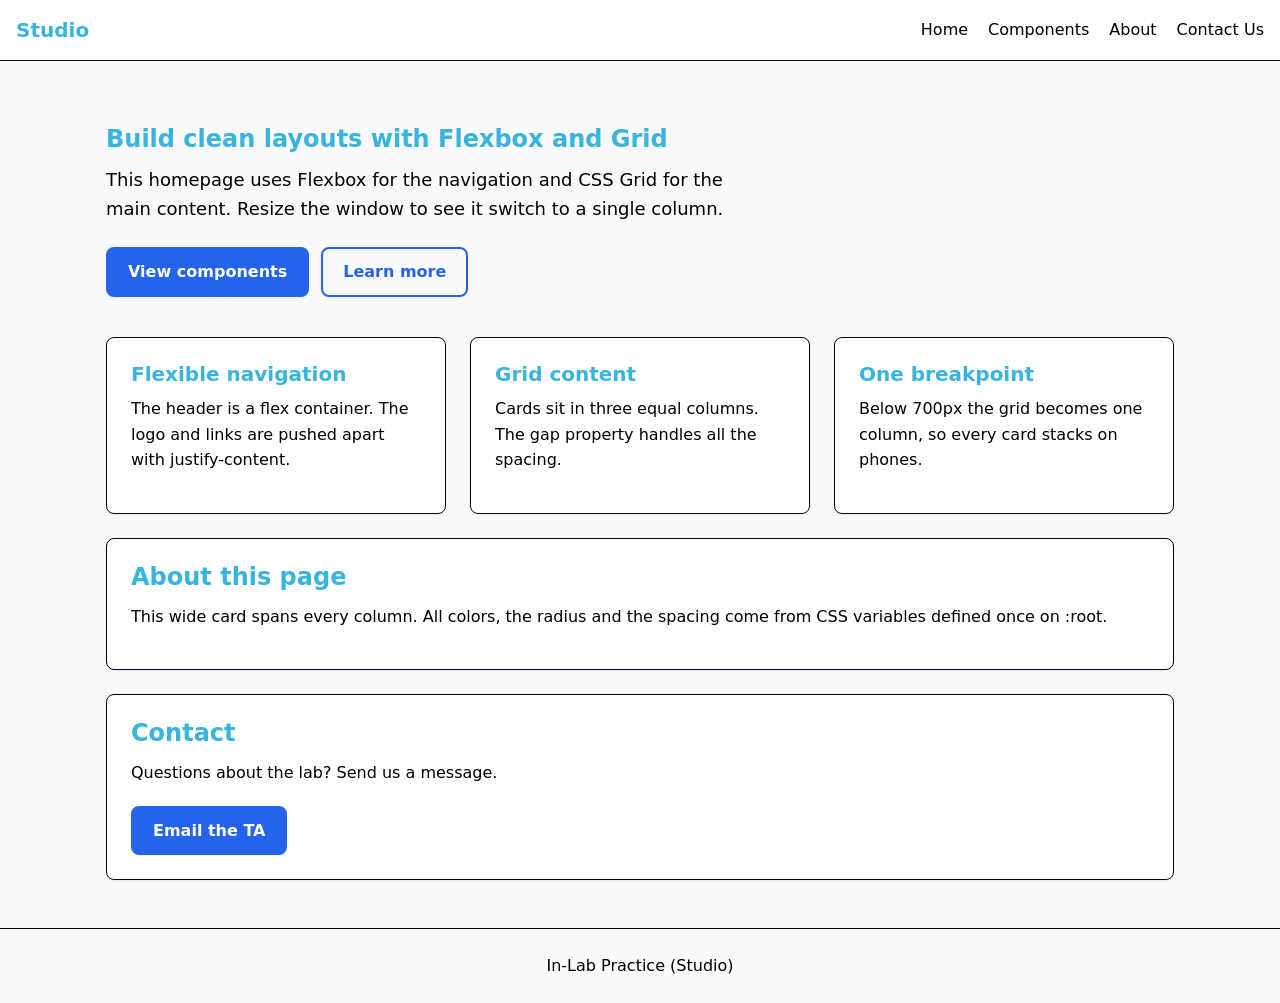
<file: index.html>
<!DOCTYPE html>
<html lang="en">
<head>
  <meta charset="UTF-8">
  <meta name="viewport" content="width=device-width, initial-scale=1">
  <title>Studio Home</title>
  <link rel="stylesheet" href="style.css">
</head>
<body>

<header class="site-header">
  <a class="logo" href="index.html">Studio</a>
  <nav>
    <ul>
      <li><a href="index.html">Home</a></li>
      <li><a href="components.html">Components</a></li>
      <li><a href="about.html">About</a></li>
      <li><a href="contact.html">Contact Us</a></li>
    </ul>
  </nav>
</header>

  <div class="container">
    <section class="hero">
      <h1>Build clean layouts with Flexbox and Grid</h1>
      <p>This homepage uses Flexbox for the navigation and CSS Grid for the main content. Resize the window to see it switch to a single column.</p>
      <div class="actions">
        <a class="btn" href="components.html">View components</a>
        <a class="btn btn-outline" href="#about">Learn more</a>
      </div>
    </section>

    <main class="grid">
      <article class="card">
        <h3>Flexible navigation</h3>
        <p>The header is a flex container. The logo and links are pushed apart with justify-content.</p>
      </article>

      <article class="card">
        <h3>Grid content</h3>
        <p>Cards sit in three equal columns. The gap property handles all the spacing.</p>
      </article>

      <article class="card">
        <h3>One breakpoint</h3>
        <p>Below 700px the grid becomes one column, so every card stacks on phones.</p>
      </article>

      <section class="card wide" id="about">
        <h2>About this page</h2>
        <p>This wide card spans every column. All colors, the radius and the spacing come from CSS variables defined once on :root.</p>
      </section>

      <section class="card wide" id="contact">
        <h2>Contact</h2>
        <p>Questions about the lab? Send us a message.</p>
        <a class="btn" href="mailto:ta@example.com">Email the TA</a>
      </section>
    </main>
  </div>

  <footer class="site-footer">
    <div class="container">In-Lab Practice (Studio)</div>
  </footer>

</body>
</html>
</file>
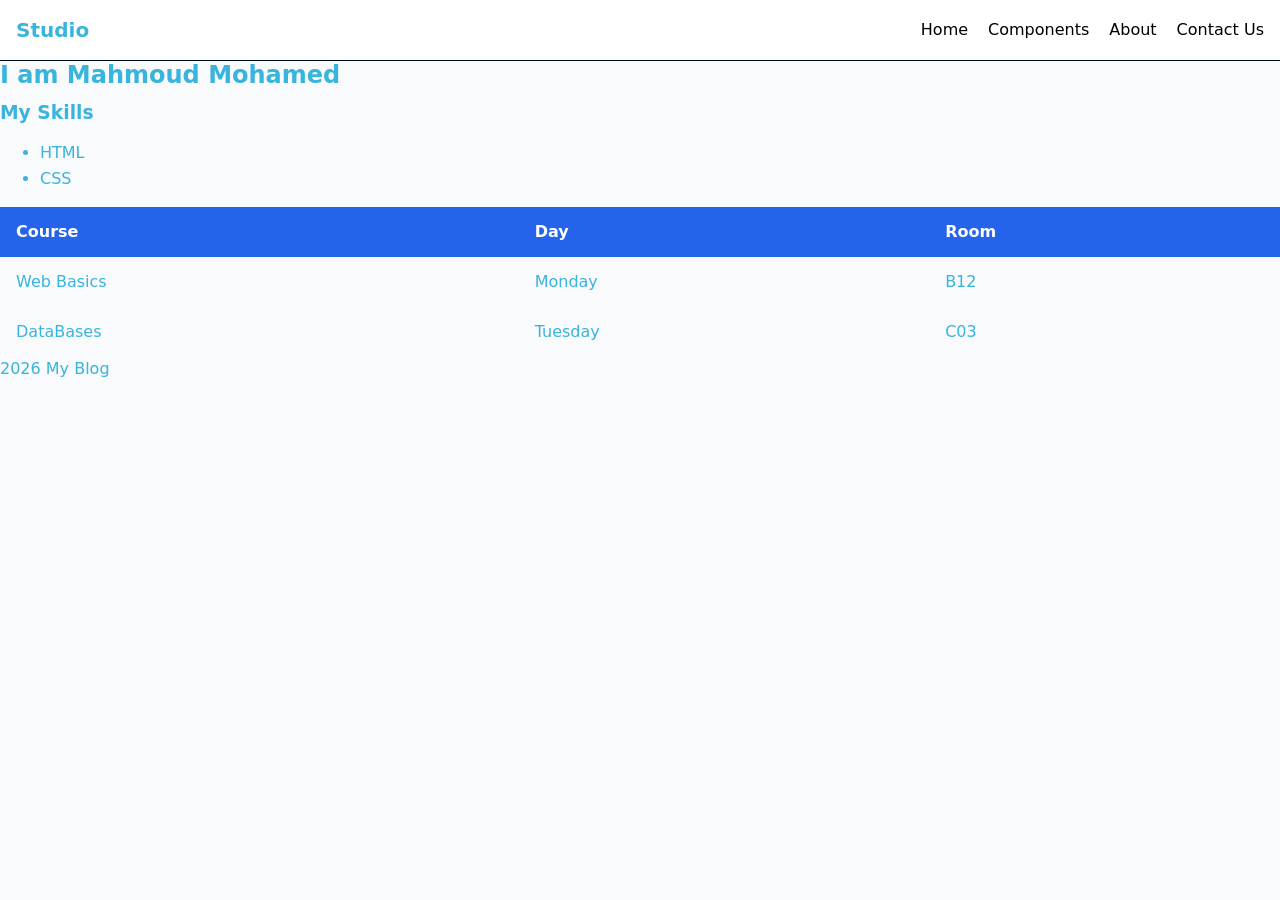
<file: about.html>
<!DOCTYPE html>
<html lang="en">
<head>
    <meta charset="UTF-8">
    <meta name="viewport" content="width=device-width, initial-scale=1.0">
    <title>About</title>
    <link rel="stylesheet" href="style.css">
   
</head>
<body>
 <header class="site-header">
  <a class="logo" href="index.html">Studio</a>
  <nav>
    <ul>
      <li><a href="index.html">Home</a></li>
      <li><a href="components.html">Components</a></li>
      <li><a href="about.html">About</a></li>
      <li><a href="contact.html">Contact Us</a></li>
    </ul>
  </nav>
</header>
    <main>
      <h2>I am Mahmoud Mohamed</h2>
      <h3>My Skills</h3>
      <ul>
        <li>HTML</li>
        <li>CSS</li>
      </ul>
      <table> 
        <thead> 
            <tr>
                <th>Course</th><th>Day</th><th>Room</th>
            </tr>
        </thead>
        <tbody>
            <tr>
                <td>Web Basics</td> <td>Monday</td><td>B12</td>
            </tr>
            <tr>
                <td>DataBases</td><td>Tuesday</td><td>C03</td>
            </tr>
        </tbody>
      </table>
    </main>
    <footer>
        <p> 2026 My Blog</p>
    </footer>
</body>
</html>
</file>
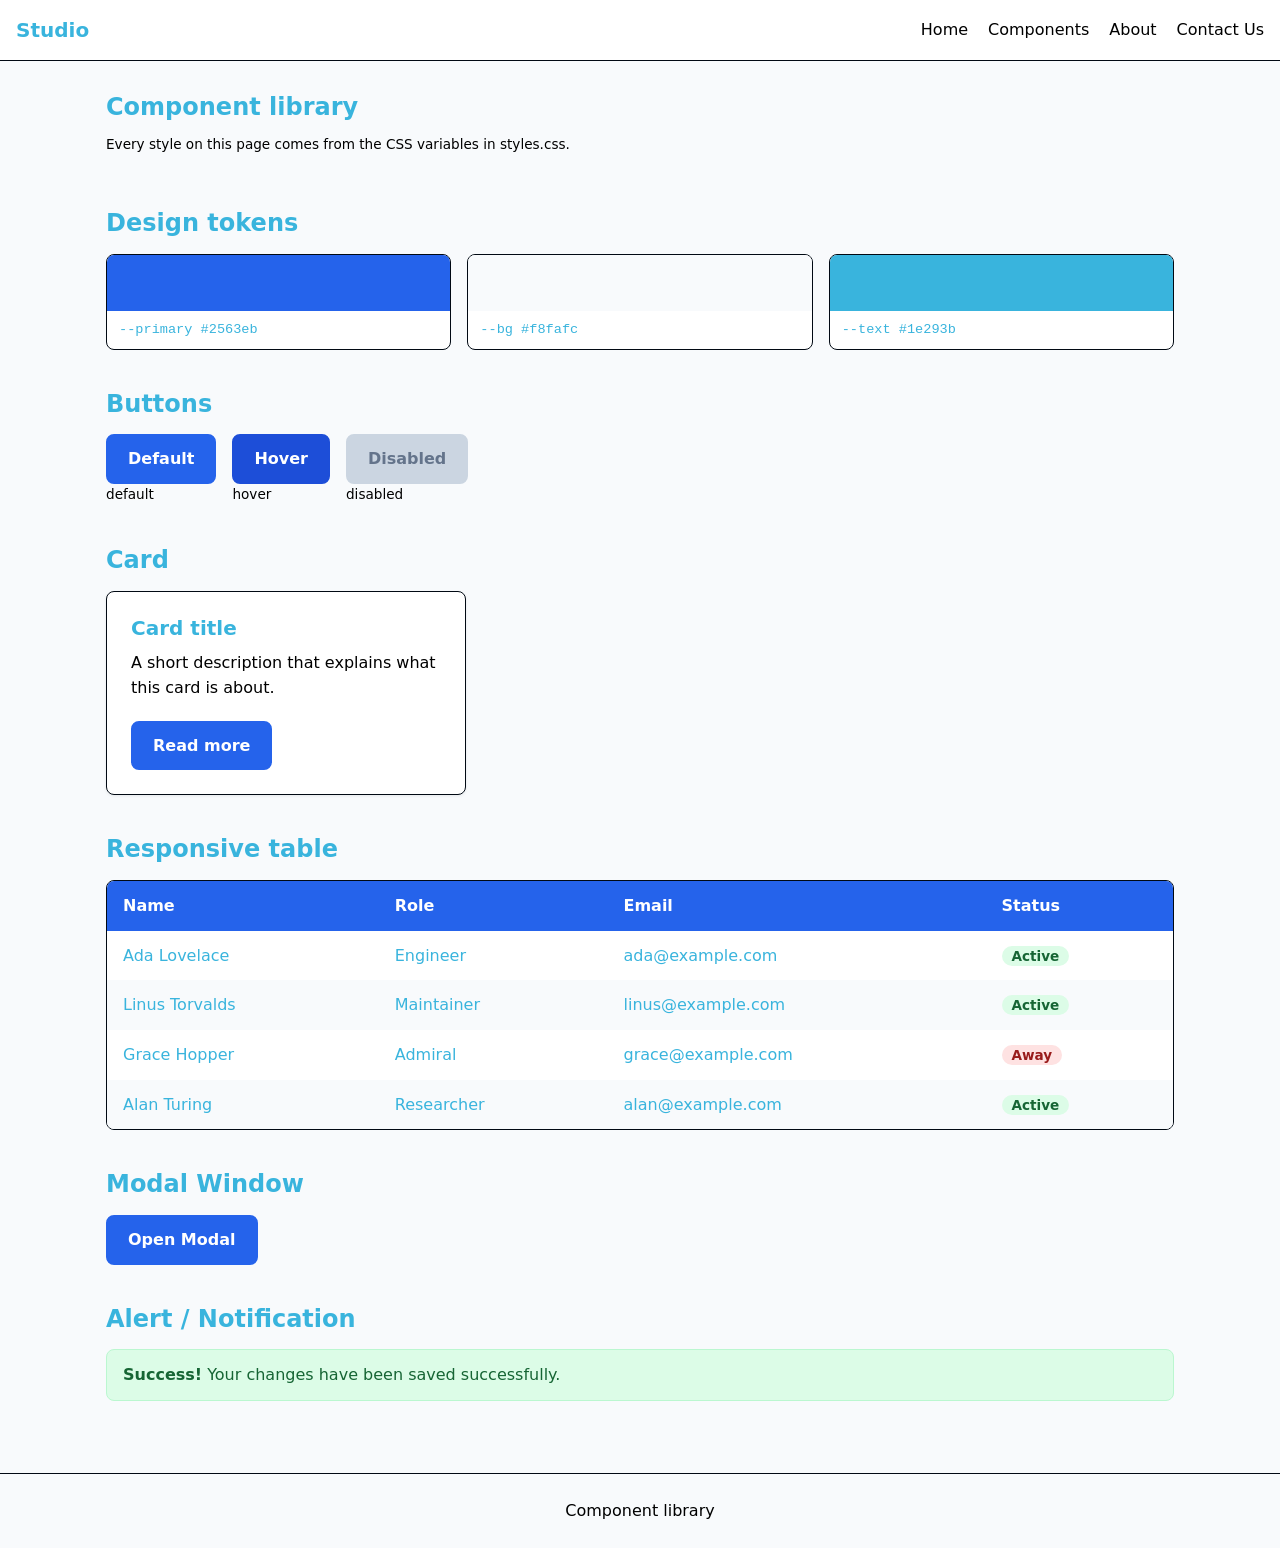
<file: components.html>
<!DOCTYPE html>
<html lang="en">
<head>
  <meta charset="UTF-8">
  <meta name="viewport" content="width=device-width, initial-scale=1">
  <title>Studio Component library</title>
  <link rel="stylesheet" href="style.css">
</head>
<body>

  <header class="site-header">
    <a class="logo" href="index.html">Studio</a>
  <nav>
  <ul>
    <li><a href="index.html">Home</a></li>
    <li><a href="components.html">Components</a></li>
    <li><a href="about.html">About</a></li>
    <li><a href="contact.html">Contact Us</a></li>
  </ul>
</nav>
  </header>

  <main class="container">
    <section class="section">
      <h1>Component library</h1>
      <p class="label">Every style on this page comes from the CSS variables in styles.css.</p>
    </section>

    <!-- Design tokens -->
    <section class="section">
      <h2>Design tokens</h2>
      <div class="swatches">
        <div class="swatch"><i style="background: var(--primary)"></i><code>--primary #2563eb</code></div>
        <div class="swatch"><i style="background: var(--bg)"></i><code>--bg #f8fafc</code></div>
        <div class="swatch"><i style="background: var(--text)"></i><code>--text #1e293b</code></div>
      </div>
    </section>

    <!-- Buttons in three states -->
    <section class="section">
      <h2>Buttons</h2>
      <div class="row">
        <div>
          <button class="btn">Default</button>
          <div class="label">default</div>
        </div>
        <div>
          <button class="btn is-hover">Hover</button>
          <div class="label">hover</div>
        </div>
        <div>
          <button class="btn" disabled>Disabled</button>
          <div class="label">disabled</div>
        </div>
      </div>
    </section>

    <!-- One card component -->
    <section class="section">
      <h2>Card</h2>
      <article class="card" style="max-width: 360px">
        <h3>Card title</h3>
        <p>A short description that explains what this card is about.</p>
        <a class="btn" href="#">Read more</a>
      </article>
    </section>

    <!-- One responsive table -->
    <section class="section">
      <h2>Responsive table</h2>
      <div class="table-wrap">
        <table>
          <thead>
            <tr><th>Name</th><th>Role</th><th>Email</th><th>Status</th></tr>
          </thead>
          <tbody>
            <tr><td>Ada Lovelace</td><td>Engineer</td><td>ada@example.com</td><td><span class="badge">Active</span></td></tr>
            <tr><td>Linus Torvalds</td><td>Maintainer</td><td>linus@example.com</td><td><span class="badge">Active</span></td></tr>
            <tr><td>Grace Hopper</td><td>Admiral</td><td>grace@example.com</td><td><span class="badge off">Away</span></td></tr>
            <tr><td>Alan Turing</td><td>Researcher</td><td>alan@example.com</td><td><span class="badge">Active</span></td></tr>
          </tbody>
        </table>
      </div>
    </section>

    <!-- Modal Component Section -->
    <section class="section">
      <h2>Modal Window</h2>
      <a href="#open-modal" class="btn">Open Modal</a>
    </section>

    <!-- Alert Component Section -->
    <section class="section">
      <h2>Alert / Notification</h2>
      <div class="alert alert-success">
        <strong>Success!</strong> Your changes have been saved successfully.
      </div>
    </section>
  </main>

  <!-- Modal Window Structure -->
  <div id="open-modal" class="modal-window">
    <div class="modal-content">
      <a href="#" title="Close" class="modal-close">×</a>
      <h2>Modal Title</h2>
      <p>This is a pure CSS modal window!</p>
    </div>
  </div>

  <footer class="site-footer" style="margin-top: 48px">
    <div class="container">Component library</div>
  </footer>

</body>
</html>
</file>
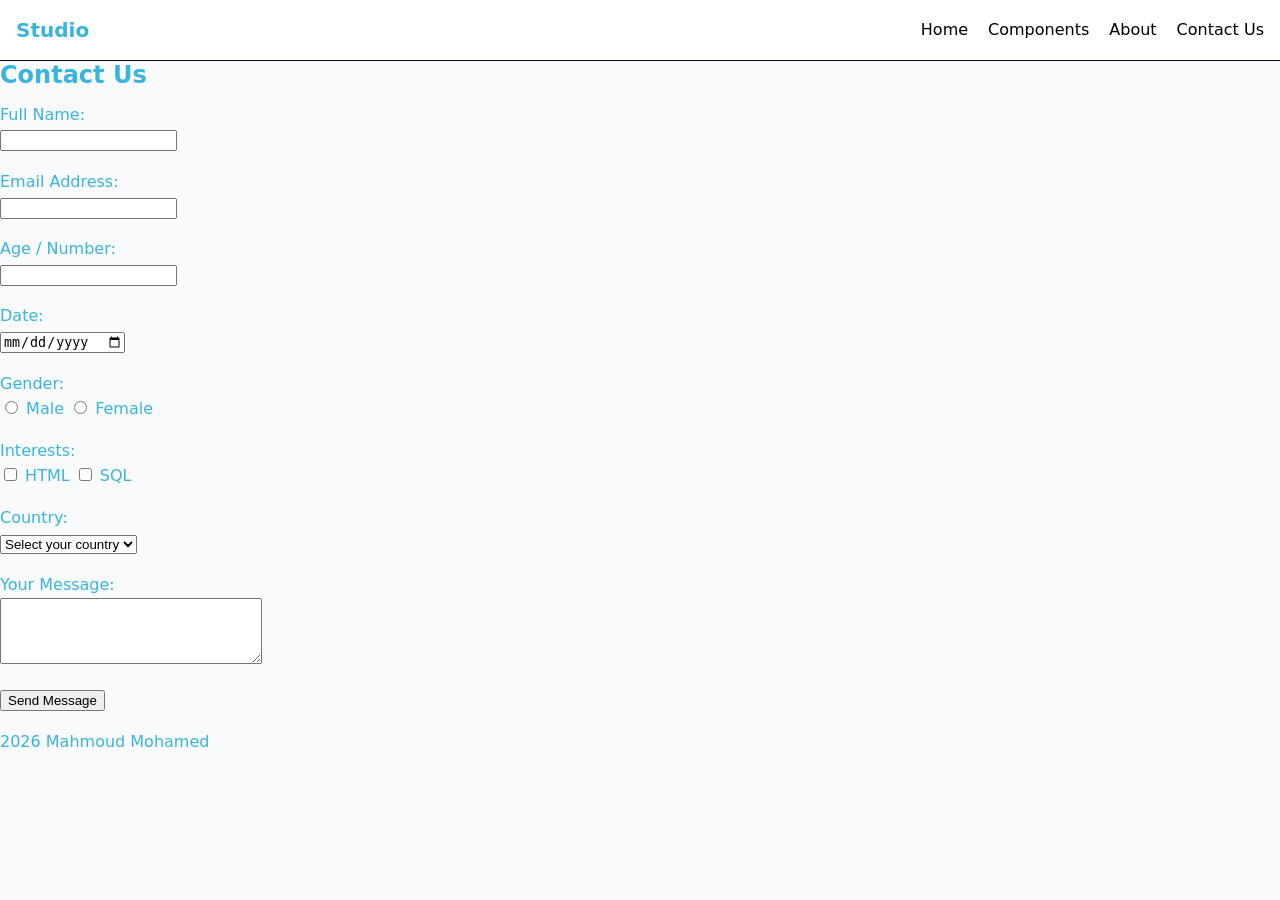
<file: contact.html>
<!DOCTYPE html>
<html lang="en">
<head>
    <meta charset="UTF-8">
    <meta name="viewport" content="width=device-width, initial-scale=1.0">
    <link rel="stylesheet" href="style.css">
    <title>Contact Us</title>
</head>
<body>

<header class="site-header">
  <a class="logo" href="index.html">Studio</a>
  <nav>
    <ul>
      <li><a href="index.html">Home</a></li>
      <li><a href="components.html">Components</a></li>
      <li><a href="about.html">About</a></li>
      <li><a href="contact.html">Contact Us</a></li>
    </ul>
  </nav>
</header>

    <main>
        <h2>Contact Us</h2>
      
            
        
            <p>
                <label for="name">Full Name:</label><br>
                <input type="text" id="name" name="name" required>
            </p>

            
            <p>
                <label for="email">Email Address:</label><br>
                <input type="email" id="email" name="email" required>
            </p>

        
            <p>
                <label for="age">Age / Number:</label><br>
                <input type="number" id="age" name="age">
            </p>

            
            <p>
                <label for="birthdate">Date:</label><br>
                <input type="date" id="birthdate" name="birthdate">
            </p>

            
            <p>
                <label>Gender:</label><br>
                <input type="radio" id="male" name="gender" value="male">
                <label for="male">Male</label>
                
                <input type="radio" id="female" name="gender" value="female">
                <label for="female">Female</label>
            </p>

            
            <p>
                <label>Interests:</label><br>
                <input type="checkbox" id="html" name="interests" value="html">
                <label for="html">HTML</label>

                <input type="checkbox" id="sql" name="interests" value="sql">
                <label for="sql">SQL</label>
            </p>

            
            <p>
                <label for="country">Country:</label><br>
                <select id="country" name="country">
                    <option value="" disabled selected>Select your country</option>
                    <option value="egypt">Egypt</option>
                    <option value="ksa">KSA</option>
                    <option value="uae">UAE</option>
                </select>
            </p>

            
            <p>
                <label for="message">Your Message:</label><br>
                <textarea id="message" name="message" rows="4" cols="30"></textarea>
            </p>

            <p>
                <button type="submit">Send Message</button>
            </p>
        </form>
    </main>

    <footer>
        <p> 2026 Mahmoud Mohamed</p>
    </footer>

</body>
</html>
</file>
<file: style.css>
:root {
  --primary: #2563eb;
  --bg: #f8fafc;
  --text: #39b4dd;
  --radius: 8px;
  /* extra variables we will also use */
  --primary-dark: #1d4ed8;
  --surface: #ffffff;
  --border: #010913;
  --muted: #000000;
  --space: 16px;
}

* { box-sizing: border-box; }

body {
  margin: 0;
  font-family: system-ui, -apple-system, "Segoe UI", sans-serif;
  background: var(--bg);
  color: var(--text);
  line-height: 1.6;
}

h1, h2, h3 { line-height: 1.2; margin: 0 0 0.5em; }

p { margin: 0 0 1em; }

a { color: var(--primary); }

.container { max-width: 1100px; margin: 0 auto; padding: 0 var(--space); }

/* Navigation = FLEXBOX */
.site-header {
  display: flex;
  justify-content: space-between;
  align-items: center;
  flex-wrap: wrap;
  gap: var(--space);
  padding: 14px var(--space);
  background: var(--surface);
  border-bottom: 1px solid var(--border);
}

.logo { font-weight: 700; font-size: 1.25rem; color: var(--text); text-decoration: none; }

.site-header ul { display: flex; gap: 20px; list-style: none; margin: 0; padding: 0; }

.site-header a:not(.logo) { text-decoration: none; color: var(--muted); padding: 4px 0; }

.site-header a:not(.logo):hover,
.site-header a.active { color: var(--primary); border-bottom: 2px solid var(--primary); }

/* Hero */
.hero { padding: 64px 0 40px; }
.hero p { max-width: 55ch; color: var(--muted); font-size: 1.125rem; }
.hero .actions { display: flex; gap: 12px; flex-wrap: wrap; margin-top: 24px; }

/* Buttons */
.btn {
  display: inline-block;
  padding: 10px 20px;
  font: inherit;
  font-weight: 600;
  color: #fff;
  background: var(--primary);
  border: 2px solid var(--primary);
  border-radius: var(--radius);
  text-decoration: none;
  cursor: pointer;
  transition: background .15s, border-color .15s;
}

.btn:hover:not(:disabled),
.btn.is-hover {
  background: var(--primary-dark);
  border-color: var(--primary-dark);
}

.btn:focus-visible { outline: 3px solid #93b4f8; outline-offset: 2px; }

.btn:disabled {
  background: #cbd5e1;
  border-color: #cbd5e1;
  color: #64748b;
  cursor: not-allowed;
}

.btn-outline { background: transparent; color: var(--primary); }
.btn-outline:hover:not(:disabled) { background: var(--primary); color: #fff; }

/* Card */
.card {
  background: var(--surface);
  border: 1px solid var(--border);
  border-radius: var(--radius);
  padding: 24px;
  box-shadow: 0 1px 3px rgba(15, 23, 42, .08);
}

.card h3 { font-size: 1.25rem; }
.card p { color: var(--muted); }
.card .btn { margin-top: 4px; }


.grid {
  display: grid;
  grid-template-columns: repeat(3, 1fr);
  gap: 24px;
  padding-bottom: 48px;
}


@media (max-width: 1024px) {
  .grid {
    grid-template-columns: repeat(2, 1fr);
  }
}


@media (max-width: 700px) {
  .grid {
    grid-template-columns: 1fr;
  }
}

.card.wide { grid-column: 1 / -1; }

/* Footer */
.site-footer {
  border-top: 1px solid var(--border);
  padding: 24px 0;
  color: var(--muted);
  text-align: center;
}

/* Responsive table */
.table-wrap {
  overflow-x: auto;
  border: 1px solid var(--border);
  border-radius: var(--radius);
  background: var(--surface);
}

table { width: 100%; min-width: 520px; border-collapse: collapse; }

th, td { padding: 12px 16px; text-align: left; }

th { background: var(--primary); color: #fff; white-space: nowrap; }

tbody tr:nth-child(even) { background: var(--bg); }
tbody tr:hover { background: #e0e9fd; }

.badge {
  padding: 2px 10px;
  border-radius: 999px;
  font-size: 0.85rem;
  font-weight: 600;
  background: #dcfce7;
  color: #166534;
}

.badge.off { background: #fee2e2; color: #991b1b; }

/* Components page helpers */
.section { padding: 32px 0 8px; }
.section > h2 { margin-bottom: 16px; }
.row { display: flex; flex-wrap: wrap; gap: 16px; align-items: center; }
.label { color: var(--muted); font-size: 0.85rem; }
.swatches { display: grid; grid-template-columns: repeat(auto-fit, minmax(140px, 1fr)); gap: 16px; }
.swatch { border: 1px solid var(--border); border-radius: var(--radius); overflow: hidden; background: var(--surface); }
.swatch i { display: block; height: 56px; }
.swatch code { display: block; padding: 8px 12px; font-size: 0.85rem; }
/* Modal Window Styles (Pure CSS) */
.modal-window {
  position: fixed;
  top: 0;
  right: 0;
  bottom: 0;
  left: 0;
  background: rgba(0, 0, 0, 0.7);
  display: flex;
  justify-content: center;
  align-items: center;
  opacity: 0;
  pointer-events: none;
  transition: opacity 0.3s ease;
  z-index: 1000;
}

/* لما تضغط على الزرار، الـ ID بيبقى target فالمودال يظهر */
.modal-window:target {
  opacity: 1;
  pointer-events: auto;
}

.modal-content {
  background: var(--surface);
  padding: 32px;
  border-radius: var(--radius);
  width: 90%;
  max-width: 450px;
  position: relative;
  box-shadow: 0 10px 25px rgba(0, 0, 0, 0.2);
}

.modal-close {
  position: absolute;
  top: 12px;
  right: 16px;
  text-decoration: none;
  font-size: 1.5rem;
  font-weight: bold;
  color: var(--muted);
}

.modal-close:hover {
  color: var(--text);
}
.alert {
  padding: 12px 16px;
  border-radius: var(--radius);
  background: #dcfce7;
  color: #166534;
  border: 1px solid #bbf7d0;
  margin-bottom: 16px;
}

/* ONE breakpoint: mobile single column */
@media (max-width: 700px) {
  .grid { grid-template-columns: 1fr; }
}
@media (prefers-color-scheme: dark) {
  :root {
    --bg: #0f172a;
    --surface: #1e293b;
    --text: #f8fafc;
    --muted: #94a3b8;
    --border: #334155;
  }
}
</file>
